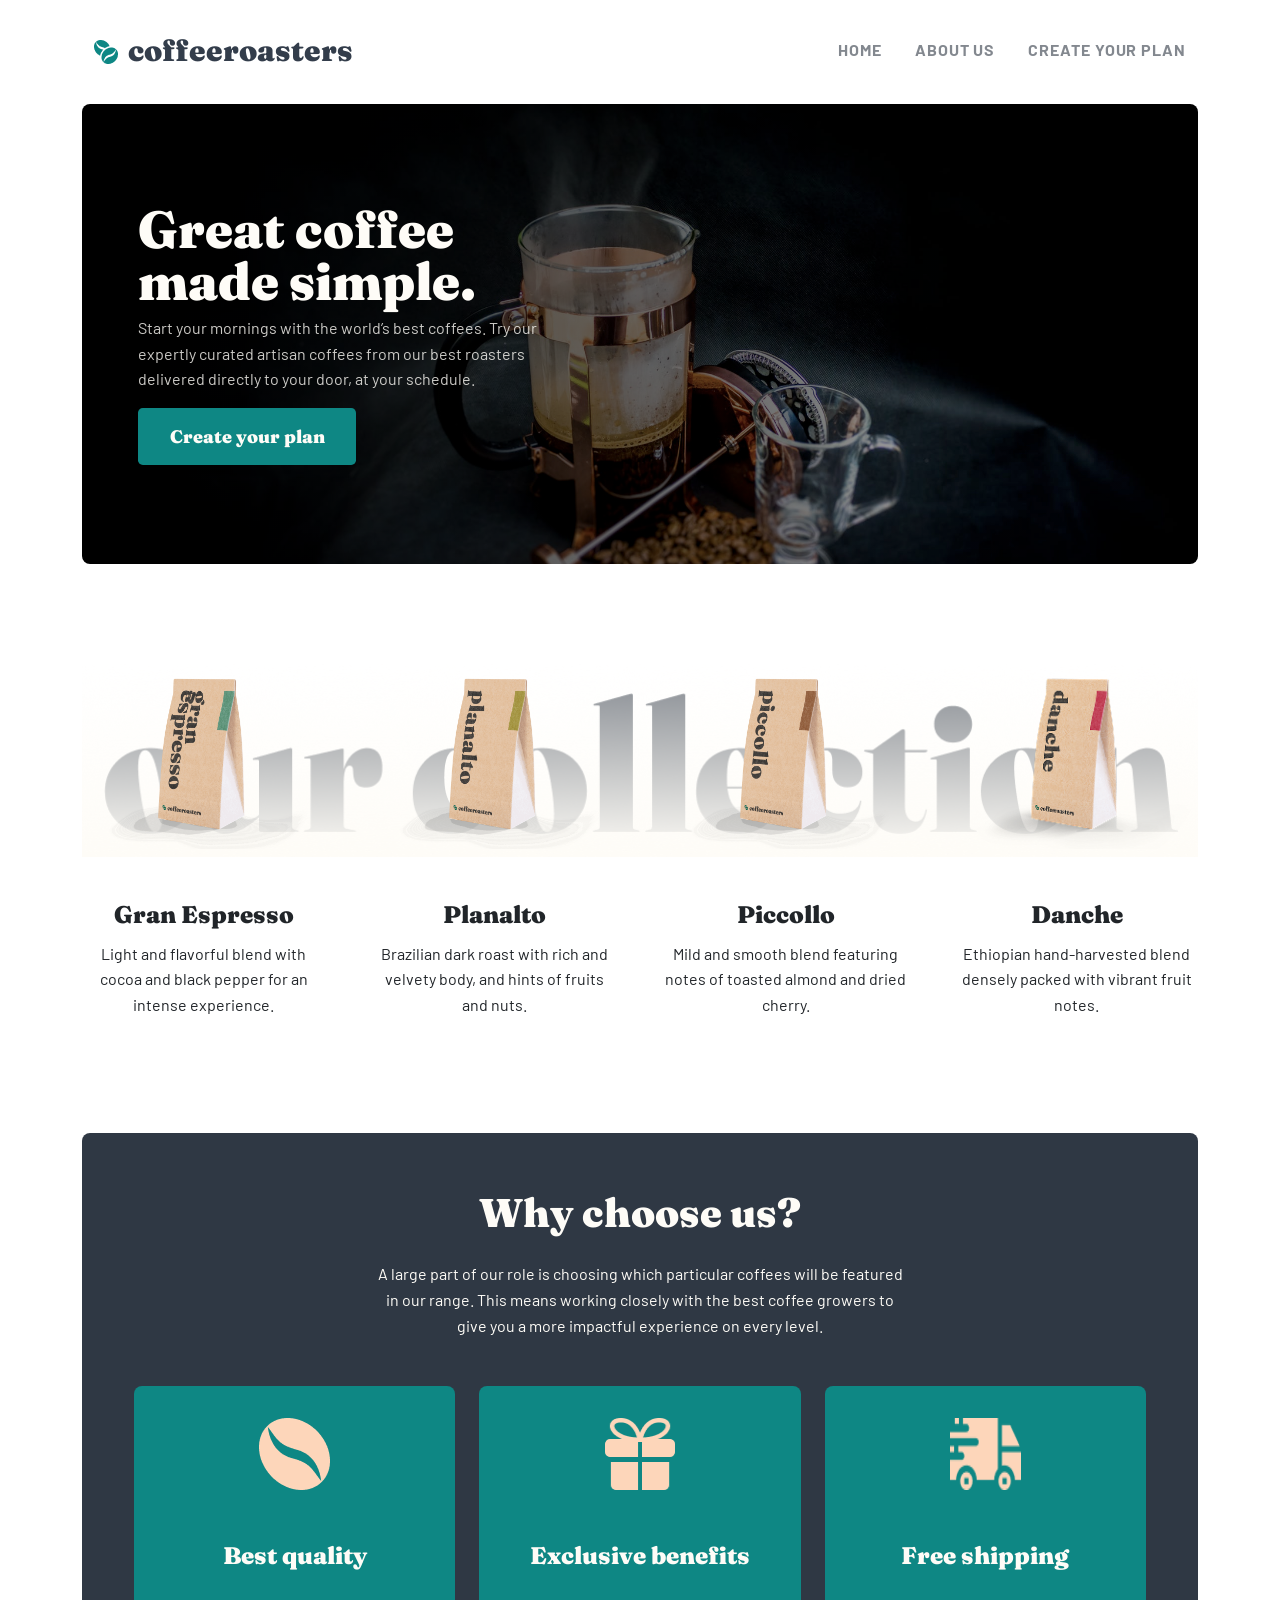
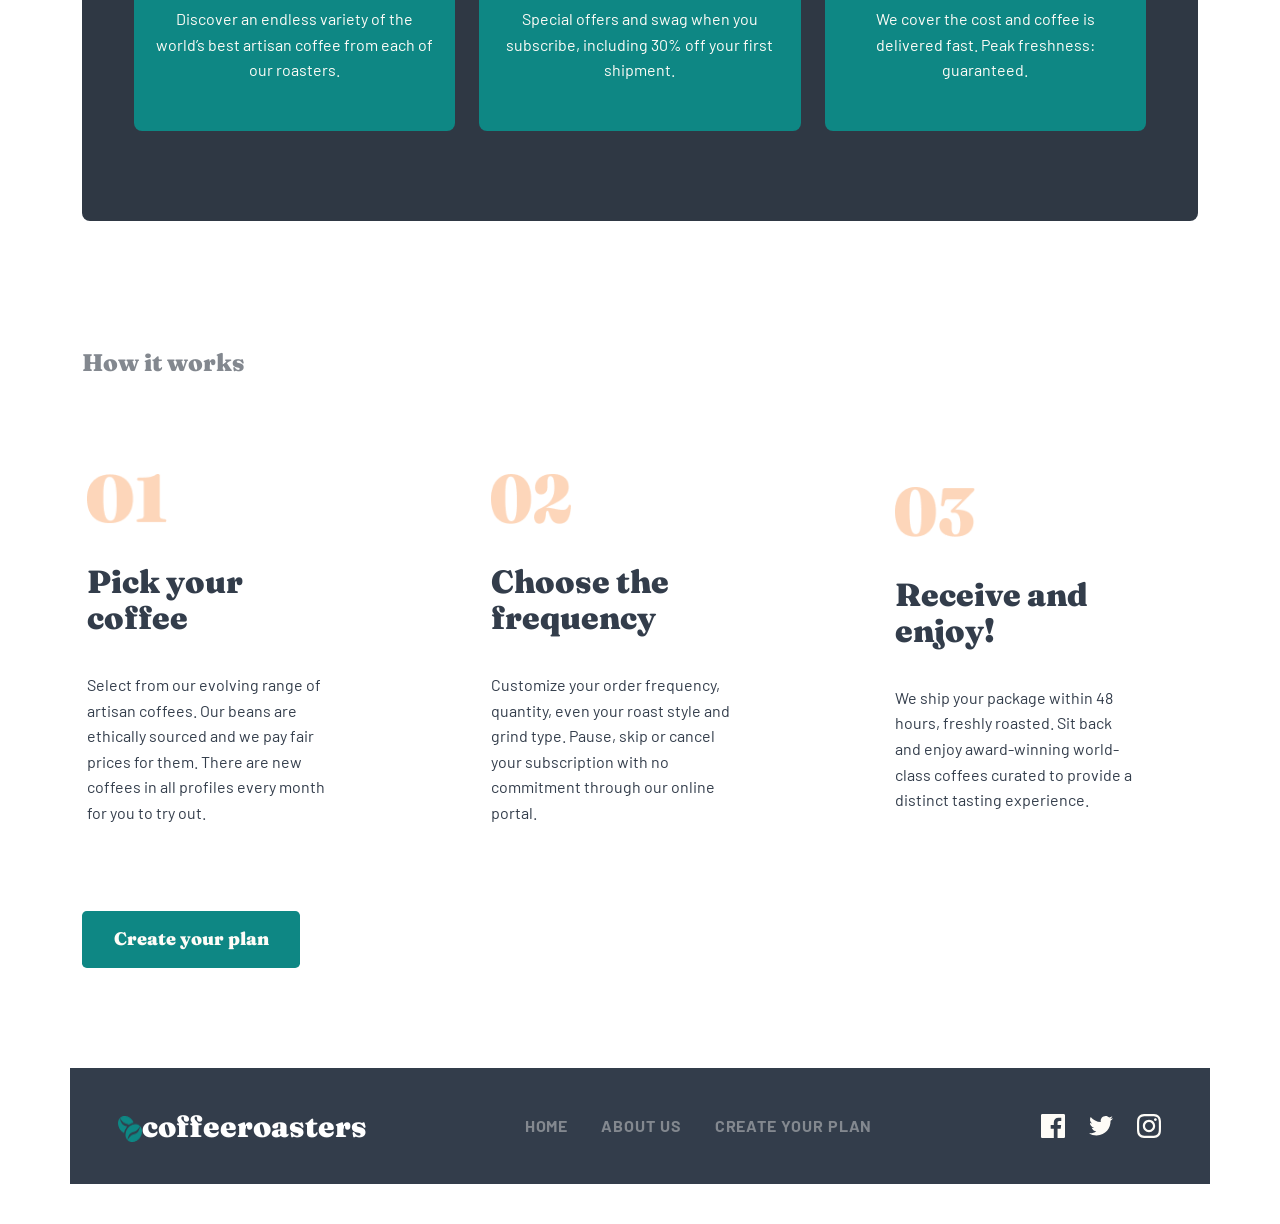
<file: index.html>
<!DOCTYPE html>
<html lang="en">

<head>
    <meta charset="UTF-8">
    <meta name="viewport" content="width=device-width, initial-scale=1.0">
    <title>Document</title>
    <link rel="stylesheet" href="./coffee.css">
    <link rel="stylesheet" href="./responsive.css">
   
    <link href="https://cdn.jsdelivr.net/npm/bootstrap@5.3.8/dist/css/bootstrap.min.css" rel="stylesheet"
        integrity="sha384-sRIl4kxILFvY47J16cr9ZwB07vP4J8+LH7qKQnuqkuIAvNWLzeN8tE5YBujZqJLB" crossorigin="anonymous">
    <script src="./responsive.js" defer></script>
</head>

<body>
    <header class="header col-12">
        <div class=" headertop container d-flex justify-content-between alin-items-center ">

            <div class="logo col-12 ">
                <div class="contant container d-flex justify-content-between alin-items-center ">
                    <div class="loging d-flex justify-content-center alin-items-center">

                        <img src="./Combined Shape.png" alt="">
                        <p>coffeeroasters</p>
                    </div>
                    <div>

                        <nav class="d-flex">
                            <a href="coffee.html">HOME</a>
                            <a href="aboutas.html">ABOUT US</a>
                            <a href="create.html">Create your plan</a>
                        </nav>
                    </div>
                </div>

            </div>
            <div class=" section1 col-12 ">
                <div class=" contant1 container d-flex justify-content-between alin-items-center p-4  ">
                    <div class="coffee d-flex  justify-content-center  ">
                        <h1>Great coffee
                            made simple.</h1>
                        <p>Start your mornings with the world’s best coffees. Try our expertly curated artisan coffees
                            from our
                            best roasters delivered directly to your door, at your schedule.</p>
                        <button><a href="create.html">Create your plan</a> </button>
                    </div>

                </div>
            </div>
        </div>
    </header>
    <section class="section2 col-12 ">
        <div class=" contant2 container d-flex align-items-end justify-content-center ">
            <div class=" Categories d-flex align-items-end justify-content-center ">
                <div class="Types d-flex align-items-center justify-content-center gap-5 ">
                    <div class="d-flex align-items-center gap-5">
                        <div class="gran">

                        </div>
                        <div class="GranEspresso">
                            <h2>Gran Espresso</h2>
                            <p>Light and flavorful blend with cocoa and black pepper for an intense experience.</p>
                        </div>
                    </div>
                    <div class="d-flex align-items-center ">
                        <div class="Plana">

                        </div>
                        <div class="Planalto">
                            <h2>Planalto</h2>
                            <p>Brazilian dark roast with rich and velvety body, and hints of fruits and nuts.</p>
                        </div>
                    </div>
                    <div class="d-flex align-items-center ">
                        <div class="Picco">

                        </div>
                        <div class="Piccollo">
                            <h2>Piccollo</h2>
                            <p>Mild and smooth blend featuring notes of toasted almond and dried cherry.</p>
                        </div>
                    </div>
                    <div class="d-flex align-items-center ">
                        <div class="Danc">

                        </div>
                        <div class="Danche">
                            <h2>Danche</h2>
                            <p>Ethiopian hand-harvested blend densely packed with vibrant fruit notes.</p>
                        </div>
                    </div>
                </div>
            </div>

        </div>
    </section>
    <section class="section3 col-12 ">
        <div class=" contant3 container  d-flex   ">
            <div class="choose justify-content-center d-flex align-items-center">
                <h1 class="mb-4">Why choose us?</h1>
                <p class="mb-5">A large part of our role is choosing which particular coffees will be featured
                    in our range. This means working closely with the best coffee growers to give
                    you a more impactful experience on every level.</p>
                <div class=" kinds col-12  row" style="height: 40vh;">
                    <div class="col-4">
                        <div class="kind  justify-content-center d-flex align-items-center " style="height: 354px">
                            <img src="./Shape.png" alt="">
                            <div class=" new d-flex justify-content-center align-items-center">

                                <h2>Best quality</h2>
                                <p>Discover an endless variety of the world’s best artisan coffee from each of our
                                    roasters.</p>
                            </div>
                        </div>
                    </div>
                    <div class="col-4">
                        <div class="kind  justify-content-center d-flex align-items-center" style="height: 354px">
                            <img src="./gift.png" alt="">
                            <div class=" new d-flex justify-content-center align-items-center">

                                <h2>Exclusive benefits</h2>
                                <p>Special offers and swag when you subscribe, including 30% off your first shipment.
                                </p>
                            </div>
                        </div>
                    </div>
                    <div class="col-4">
                        <div class="kind justify-content-center d-flex align-items-center" style="height: 354px">
                            <img src="./Combined Shape (1).png" alt="">
                            <div class=" new d-flex justify-content-center align-items-center">

                                <h2>Free shipping</h2>
                                <p>We cover the cost and coffee is delivered fast. Peak freshness: guaranteed.
                                </p>
                            </div>
                        </div>
                    </div>
                </div>
            </div>
        </div>

    </section>
    <section class="section4 col-12 justify-content-center d-flex align-items-center  ">
        <div class=" contant4 container d-flex  ">

            <div class="cont d-flex ">
                <h1>How it works</h1>
                <img src="./How It Works Steps.png" alt="">
                <div class="works  d-flex align-items-center  ">
                    <div class="work d-flex">
                        <img src="./01.png" alt="">
                        <h2>Pick your
                            coffee</h2>
                        <p>Select from our evolving range of artisan coffees. Our beans are ethically sourced and we pay
                            fair prices for them. There are new coffees in all profiles every month for you to try out.
                        </p>
                    </div>
                    <div class="work d-flex">
                        <img src="./02.png" alt="">
                        <h2>Choose the frequency</h2>
                        <p>Customize your order frequency, quantity, even your roast style and grind type. Pause, skip
                            or cancel your subscription with no commitment through our online portal.
                        </p>
                    </div>
                    <div class="work d-flex">
                        <img src="./03.png" alt="">
                        <h2>Receive and enjoy!</h2>
                        <p>We ship your package within 48 hours, freshly roasted. Sit back and enjoy award-winning
                            world-class coffees curated to provide a distinct tasting experience.
                        </p>
                    </div>

                </div>
            </div>
            <button><a href="create.html">Create your plan</a></button>

        </div>
    </section>
    <footer class="end  col-12">
        <div class="contant5 container d-flex  alin-items-center p-4">

            <div class="Commercial  d-flex p-4 ">
                <img src="./Combined Shape.png" alt="">
                <p>coffeeroasters</p>
            </div>
            <div class=" navs d-flex p-4">

                <nav class="d-flex">
                    <a>HOME</a>
                    <a>ABOUT US</a>
                    <a>Create your plan</a>
                </nav>
            </div>
            <div class="imoge justify-content-center d-flex align-items-center ">
                <img src="./Path.svg" alt="">
                <img src="./Path (1).svg" alt="">
                <img src="./Shape.svg" alt="">
            </div>
        </div>
    </footer>
</body>

</html>
</file>
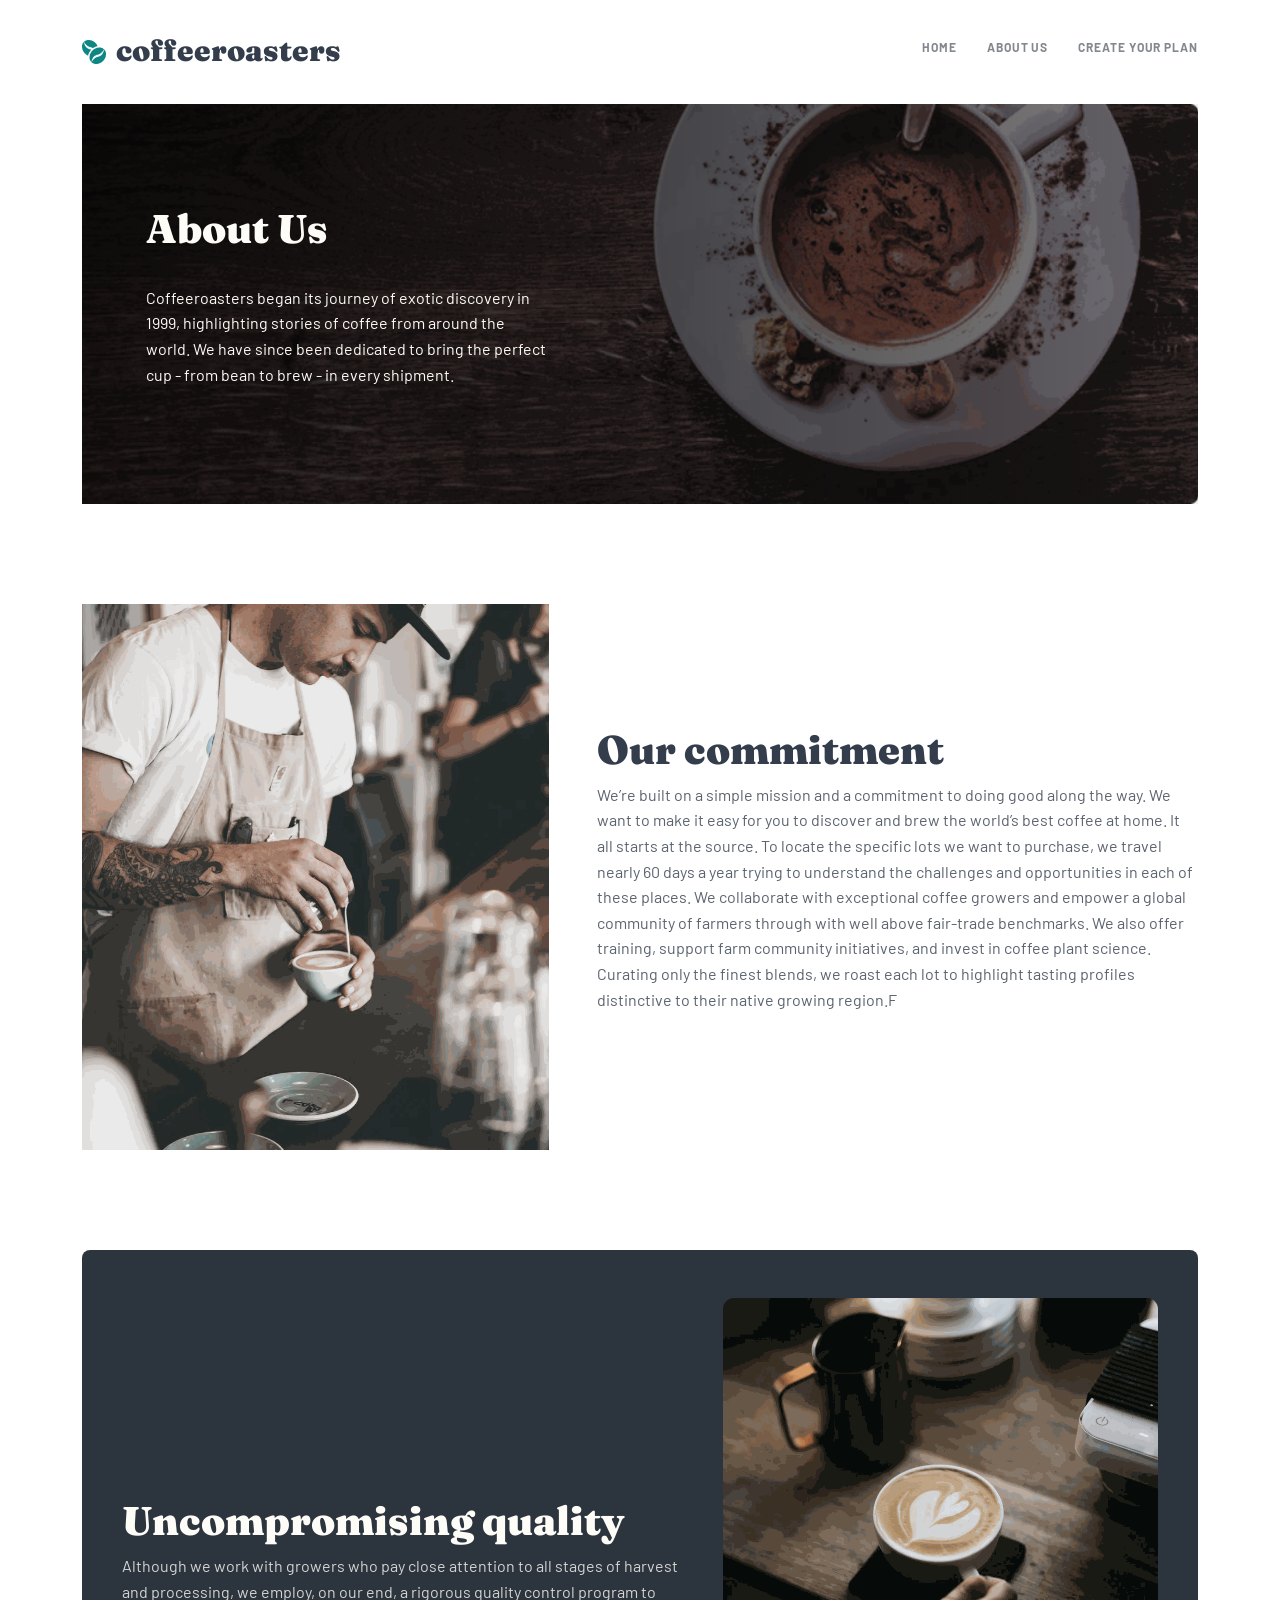
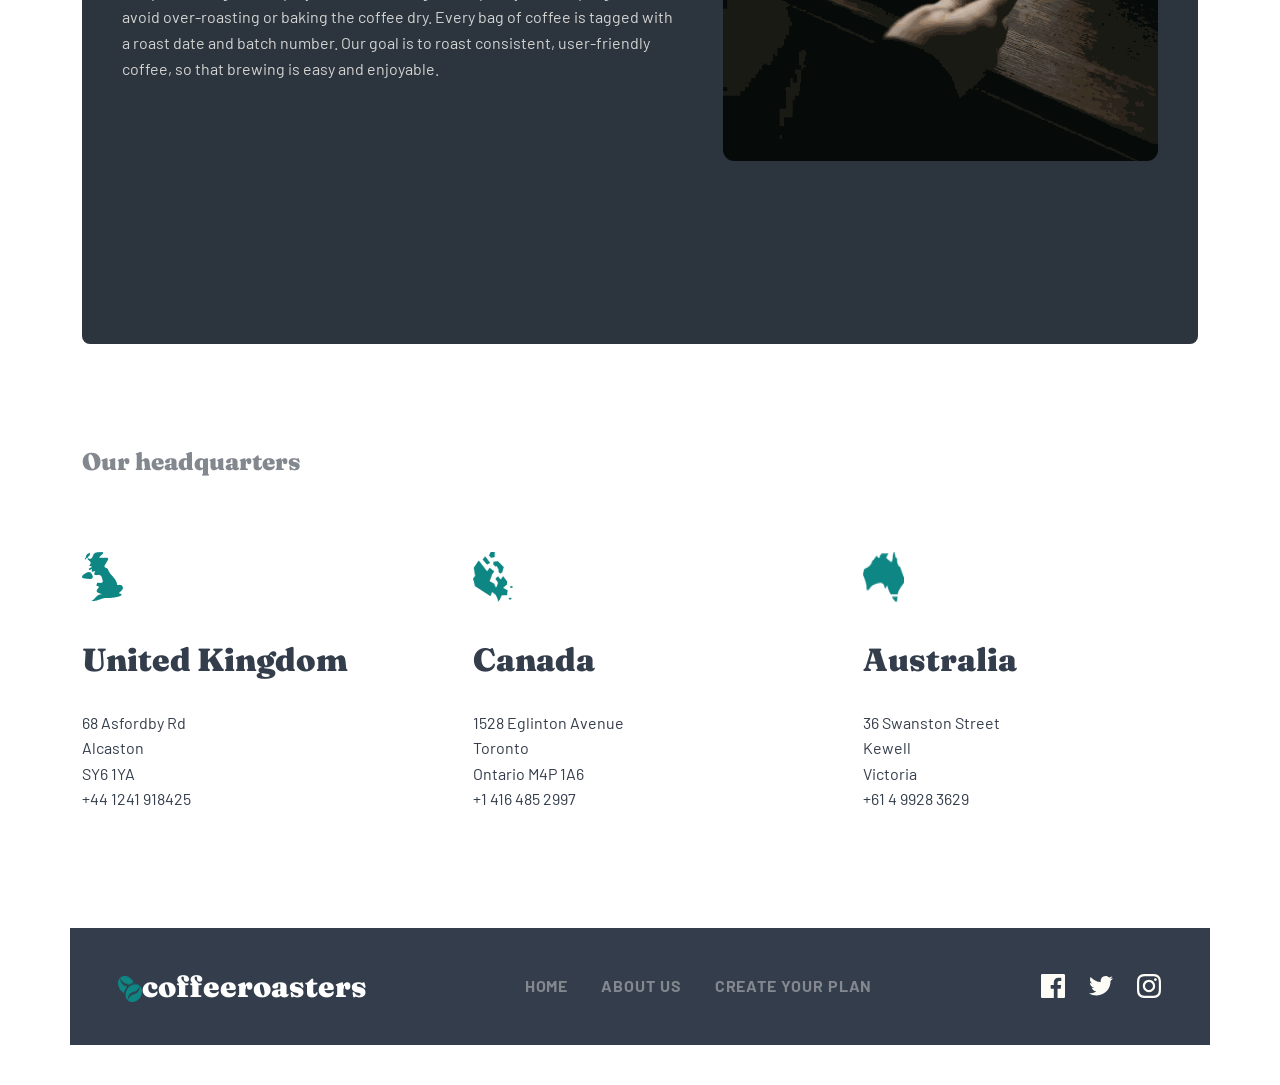
<file: aboutas.html>
<!DOCTYPE html>
<html lang="en">

<head>
    <meta charset="UTF-8">
    <meta name="viewport" content="width=device-width, initial-scale=1.0">
    <link rel="stylesheet" href="./aboutas.css">
    <link rel="stylesheet" href="./responsive.css">

    <link href="https://cdn.jsdelivr.net/npm/bootstrap@5.3.8/dist/css/bootstrap.min.css" rel="stylesheet"
        integrity="sha384-sRIl4kxILFvY47J16cr9ZwB07vP4J8+LH7qKQnuqkuIAvNWLzeN8tE5YBujZqJLB" crossorigin="anonymous">
    <title>Document</title>
    <script src="./responsive.js" defer></script>
</head>

<body>
    <header class="headers col-12 ">
        <div class="logo container d-flex flex-column">
            <div class="headertop d-flex  justify-content-between alin-items-center ">
                <div class="loging d-flex justify-content-center alin-items-center">

                    <img src="./Combined Shape.png" alt="">
                    <p>coffeeroasters</p>
                </div>
                <div class="navs d-flex ">

                    <nav class="d-flex">
                        <a href="coffee.html">HOME</a>
                        <a href="aboutas.html">ABOUT US</a>
                        <a href="create.html">Create your plan</a>
                    </nav>
                </div>
            </div>
            <div class="headerdoen d-flex  justify-content-center flex-column  p-4">
                <div class="About d-flex align-items-center justify-content-center flex-column ">
                    <h2>About Us</h2>
                    <p>Coffeeroasters began its journey of exotic discovery in 1999, highlighting stories of coffee from
                        around the world. We have since been dedicated to bring the perfect cup - from bean to brew - in
                        every shipment.</p>
                </div>
            </div>

        </div>
    </header>
    <section class="section1 col-12">
        <div class="container commitment d-flex justify-content-between align align-items-center">
            <div class="photo">
                <img src="./9ddbbbc349a3c1d21121572fee751fbf4f4a88b7.png" alt="">
            </div>
            <div class="text ">
                <h2>Our commitment</h2>
                <p>We’re built on a simple mission and a commitment to doing good along the way. We want to make it easy
                    for you to discover and brew the world’s best coffee at home. It all starts at the source. To locate
                    the specific lots we want to purchase, we travel nearly 60 days a year trying to understand the
                    challenges and opportunities in each of these places. We collaborate with exceptional coffee growers
                    and empower a global community of farmers through with well above fair-trade benchmarks. We also
                    offer training, support farm community initiatives, and invest in coffee plant science. Curating
                    only the finest blends, we roast each lot to highlight tasting profiles distinctive to their native
                    growing region.F</p>
            </div>
        </div>
    </section>
    <section class="section2 col-12">
        <div class="container Das d-flex flex-column  justify-content-end ">
            <div class="quality d-flex justify-content-between align align-items-center ">
                <div class="Uncompromising ">
                    <h2>Uncompromising quality</h2>
                    <p>Although we work with growers who pay close attention to all stages of harvest and processing, we
                        employ, on our end, a rigorous quality control program to avoid over-roasting or baking the
                        coffee dry. Every bag of coffee is tagged with a roast date and batch number. Our goal is to
                        roast consistent, user-friendly coffee, so that brewing is easy and enjoyable.</p>
                </div>
                <div class="phot ">
                    <img src="./6e496e50c576847bd33edb7d0900c1728e7fa911.png" alt="">
                </div>
            </div>
        </div>
    </section>
    <section class="section3 col-12 ">
        <div class="headquarters container d-flex flex-column justify-content-center align align-items-center">
            <h3>Our headquarters</h3>
            <div class="Country  d-flex justify-content-between align align-items-center ">

                <div class=" d-flex flex-column">

                    <img src="./UK Map.png" alt="">
                    <div  class=" d-flex flex-column">
                        <h2>United Kingdom</h2>
                        <p>68 Asfordby Rd<br>
                            Alcaston<br>
                            SY6 1YA<br>
                            +44 1241 918425</p>
                    </div>
                </div>


                <div class=" d-flex flex-column">

                    <img src="./Canada Map.png" alt="">
                    <div  class=" d-flex flex-column">
                        <h2>Canada</h2>
                        <p>1528 Eglinton Avenue<br>
                            Toronto<br>
                            Ontario M4P 1A6<br>
                            +1 416 485 2997</p>
                    </div>
                </div>


                <div class=" d-flex flex-column">

                    <img src="./Australia Map.png" alt="">
                    <div  class=" d-flex flex-column">
                        <h2>Australia</h2>
                        <p>36 Swanston Street<br>
                            Kewell<br>
                            Victoria<br>
                            +61 4 9928 3629</p>
                    </div>
                </div>

            </div>
        </div>
    </section>
    <footer class="end  col-12">
        <div class="contant5 container d-flex  alin-items-center p-4">

            <div class="Commercial  d-flex p-4 ">
                <img src="./Combined Shape.png" alt="">
                <p>coffeeroasters</p>
            </div>
            <div class=" navs d-flex p-4">

                <nav class="d-flex">
                    <a>HOME</a>
                    <a>ABOUT US</a>
                    <a>Create your plan</a>
                </nav>
            </div>
            <div class="imoge justify-content-center d-flex align-items-center ">
                <img src="./Path.svg" alt="">
                <img src="./Path (1).svg" alt="">
                <img src="./Shape.svg" alt="">
            </div>
        </div>
    </footer>
</body>

</html>
</file>
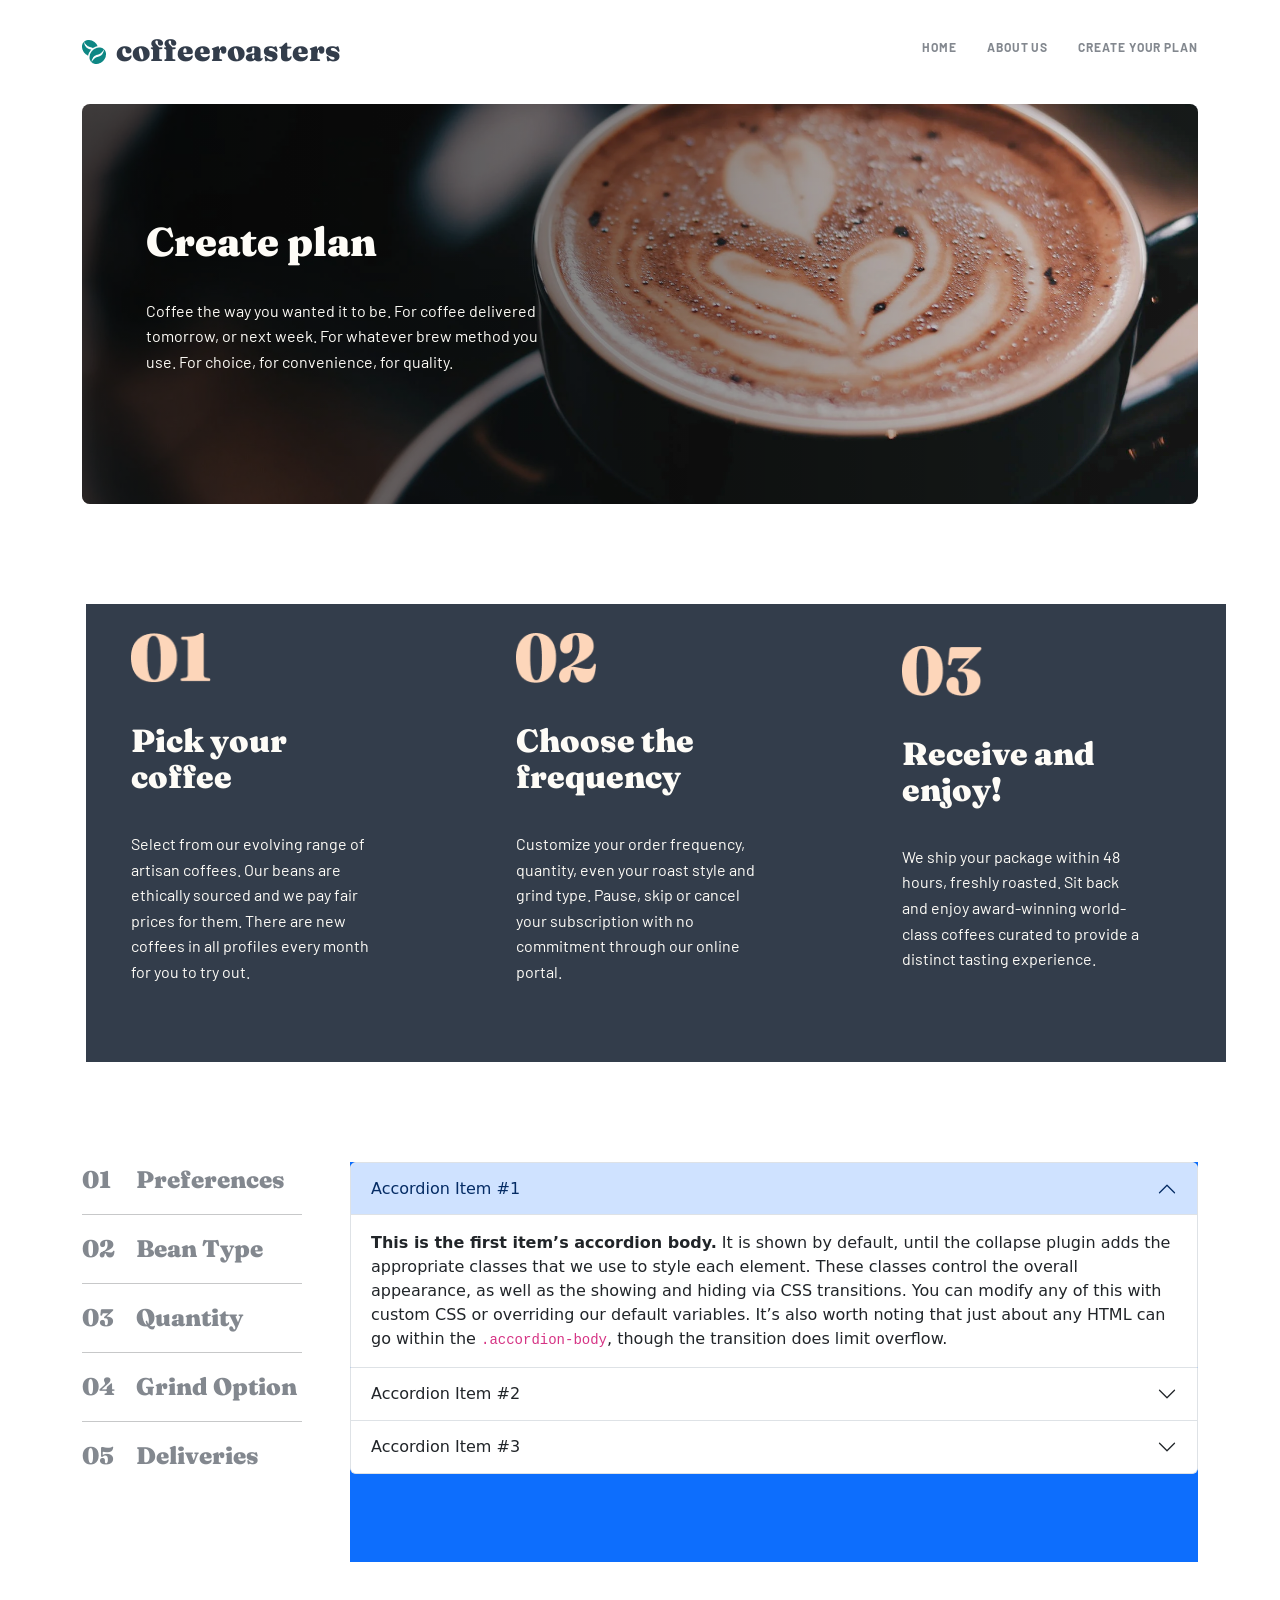
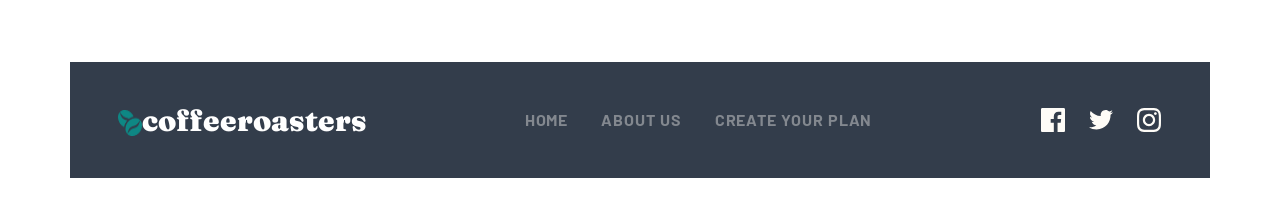
<file: create.html>
<!DOCTYPE html>
<html lang="en">

<head>
    <meta charset="UTF-8">
    <meta name="viewport" content="width=device-width, initial-scale=1.0">
    <link rel="stylesheet" href="./create.css">
    <link rel="stylesheet" href="./responsive.css">
    <link href="https://cdn.jsdelivr.net/npm/bootstrap@5.3.8/dist/css/bootstrap.min.css" rel="stylesheet"
        integrity="sha384-sRIl4kxILFvY47J16cr9ZwB07vP4J8+LH7qKQnuqkuIAvNWLzeN8tE5YBujZqJLB" crossorigin="anonymous">
    <title>Document</title>
    <script src="./responsive.js" defer></script>
</head>
<header class="headers col-12 ">
    <div class="logo container d-flex flex-column">
        <div class="headertop d-flex  justify-content-between alin-items-center ">
            <div class="loging d-flex justify-content-center alin-items-center">

                <img src="./Combined Shape.png" alt="">
                <p>coffeeroasters</p>
            </div>
            <div class="navs d-flex ">

                <nav class="d-flex">
                    <a href="coffee.html">HOME</a>
                    <a href="aboutas.html">ABOUT US</a>
                    <a href="create.html">Create your plan</a>
                </nav>
            </div>
        </div>
        <div class="headerdoen d-flex  justify-content-center flex-column  p-4">
            <div class="About d-flex align-items-center justify-content-center flex-column ">
                <h2>Create plan</h2>
                <p>Coffee the way you wanted it to be. For coffee delivered tomorrow, or next week. For whatever brew
                    method you use. For choice, for convenience, for quality.</p>
            </div>
        </div>

    </div>
</header>
<section class="section1 col-12  ">
    <div class="cont container  d-flex flex-column justify-content-center">
        <img src="./Step Indicators.png" alt="">
        <div class="works  d-flex align-items-center  ">
            <div class="work d-flex">
                <img src="./01.png" alt="">
                <h2>Pick your
                    coffee</h2>
                <p>Select from our evolving range of artisan coffees. Our beans are ethically sourced and we pay
                    fair prices for them. There are new coffees in all profiles every month for you to try out.
                </p>
            </div>
            <div class="work d-flex">
                <img src="./02.png" alt="">
                <h2>Choose the frequency</h2>
                <p>Customize your order frequency, quantity, even your roast style and grind type. Pause, skip
                    or cancel your subscription with no commitment through our online portal.
                </p>
            </div>
            <div class="work d-flex">
                <img src="./03.png" alt="">
                <h2>Receive and enjoy!</h2>
                <p>We ship your package within 48 hours, freshly roasted. Sit back and enjoy award-winning
                    world-class coffees curated to provide a distinct tasting experience.
                </p>
            </div>

        </div>
    </div>

</section>
<section class="section2 col-12 ">
    <div class="type container d-flex justify-content-between   flex-row">
        <div class="Elements">
            <div class="d-flex  ">
                <h3>01</h3>
                <p>Preferences</p>
            </div>
            <hr>
            <div class="d-flex  ">
                <h3>02</h3>
                <p>Bean Type</p>
            </div>
            <hr>
            <div class="d-flex  ">
                <h3>03</h3>
                <p>Quantity</p>
            </div>
            <hr>
            <div class="d-flex  ">
                <h3>04</h3>
                <p>Grind Option</p>
            </div>
            <hr>
            <div class="d-flex  ">
                <h3>05</h3>
                <p>Deliveries</p>
            </div>
        </div>
        <div class="Options bg-primary">
            <div class="accordion" id="accordionExample">
                <div class="accordion-item">
                    <h2 class="accordion-header">
                        <button class="accordion-button" type="button" data-bs-toggle="collapse"
                            data-bs-target="#collapseOne" aria-expanded="true" aria-controls="collapseOne">
                            Accordion Item #1
                        </button>
                    </h2>
                    <div id="collapseOne" class="accordion-collapse collapse show" data-bs-parent="#accordionExample">
                        <div class="accordion-body">
                            <strong>This is the first item’s accordion body.</strong> It is shown by default, until the
                            collapse plugin adds the appropriate classes that we use to style each element. These
                            classes control the overall appearance, as well as the showing and hiding via CSS
                            transitions. You can modify any of this with custom CSS or overriding our default variables.
                            It’s also worth noting that just about any HTML can go within the
                            <code>.accordion-body</code>, though the transition does limit overflow.
                        </div>
                    </div>
                </div>
                <div class="accordion-item">
                    <h2 class="accordion-header">
                        <button class="accordion-button collapsed" type="button" data-bs-toggle="collapse"
                            data-bs-target="#collapseTwo" aria-expanded="false" aria-controls="collapseTwo">
                            Accordion Item #2
                        </button>
                    </h2>
                    <div id="collapseTwo" class="accordion-collapse collapse" data-bs-parent="#accordionExample">
                        <div class="accordion-body">
                            <strong>This is the second item’s accordion body.</strong> It is hidden by default, until
                            the collapse plugin adds the appropriate classes that we use to style each element. These
                            classes control the overall appearance, as well as the showing and hiding via CSS
                            transitions. You can modify any of this with custom CSS or overriding our default variables.
                            It’s also worth noting that just about any HTML can go within the
                            <code>.accordion-body</code>, though the transition does limit overflow.
                        </div>
                    </div>
                </div>
                <div class="accordion-item">
                    <h2 class="accordion-header">
                        <button class="accordion-button collapsed" type="button" data-bs-toggle="collapse"
                            data-bs-target="#collapseThree" aria-expanded="false" aria-controls="collapseThree">
                            Accordion Item #3
                        </button>
                    </h2>
                    <div id="collapseThree" class="accordion-collapse collapse" data-bs-parent="#accordionExample">
                        <div class="accordion-body">
                            <strong>This is the third item’s accordion body.</strong> It is hidden by default, until the
                            collapse plugin adds the appropriate classes that we use to style each element. These
                            classes control the overall appearance, as well as the showing and hiding via CSS
                            transitions. You can modify any of this with custom CSS or overriding our default variables.
                            It’s also worth noting that just about any HTML can go within the
                            <code>.accordion-body</code>, though the transition does limit overflow.
                        </div>
                    </div>
                </div>
            </div>

        </div>

    </div>
</section>
<footer class="end  col-12">
    <div class="contant5 container d-flex  alin-items-center p-4">

        <div class="Commercial  d-flex p-4 ">
            <img src="./Combined Shape.png" alt="">
            <p>coffeeroasters</p>
        </div>
        <div class=" navs d-flex p-4">

            <nav class="d-flex">
                <a>HOME</a>
                <a>ABOUT US</a>
                <a>Create your plan</a>
            </nav>
        </div>
        <div class="imoge justify-content-center d-flex align-items-center ">
            <img src="./Path.svg" alt="">
            <img src="./Path (1).svg" alt="">
            <img src="./Shape.svg" alt="">
        </div>
    </div>
</footer>
<script src="https://cdn.jsdelivr.net/npm/bootstrap@5.3.8/dist/js/bootstrap.bundle.min.js"
    integrity="sha384-FKyoEForCGlyvwx9Hj09JcYn3nv7wiPVlz7YYwJrWVcXK/BmnVDxM+D2scQbITxI"
    crossorigin="anonymous"></script>

<body>

</body>

</html>
</file>
<file: coffee.css>
@import url('https://fonts.googleapis.com/css2?family=Barlow:ital,wght@0,100;0,200;0,300;0,400;0,500;0,600;0,700;0,800;0,900;1,100;1,200;1,300;1,400;1,500;1,600;1,700;1,800;1,900&display=swap');
@import url('https://fonts.googleapis.com/css2?family=Fraunces:ital,opsz,wght@0,9..144,100..900;1,9..144,100..900&display=swap');

* {
    margin: 0;
    padding: 0;
    box-sizing: border-box;
}

body {
    padding: 40px 80px 40px 80px;
    display: flex;
    flex-direction: column;
    gap: 140px;
    background-color: #FEFCF7;
}

.header {
    .headertop {
        width: 1270px;
        height: 648px;
        flex-direction: column;
        opacity: 1;
        gap: 40px;

        .logo {
            .contant {
                width: 1270px;

                justify-content: space-between;

                opacity: 1;


                nav {

                    gap: 33px;

                    a {
                        text-decoration: none;

                        width: 34;
                        height: 16;

                        opacity: 1;
                        font-family: Barlow;
                        font-weight: 700;
                        font-style: Bold;

                        line-height: 130%;
                        letter-spacing: 0.92px;
                        text-transform: uppercase;
                        color: #83888F;
                    }
                }

                .loging {
                    width: 236.99969482421875px;
                    height: 24px;

                    opacity: 1;


                    gap: 10px;

                    img {
                        width: 23.99970054626465px;
                        height: 23.99972152709961px;
                        opacity: 1;

                        top: 7.5px;
                        left: 7.5px;

                    }

                    p {

                        width: 203px;
                        height: 24px;
                        color: #333D4B;
                        opacity: 1;
                        font-family: Fraunces;
                        font-weight: 900;
                        font-style: Black;
                        font-size: 30px;

                        line-height: 76%;
                        letter-spacing: 0px;

                    }

                }
            }

            .start {
                width: 1270px;
                height: 584px;

                opacity: 1;

                background-image: url(./860c8df123844131ed36b3306e3664755d89e7b2.png);
            }
        }

        .section1 {
            width: 1270px;
            height: 584px;

            opacity: 1;

            .contant1 {
                border-radius: 0.5rem;


                width: 1270px;
                height: 584px;
                background-image: url(./860c8df123844131ed36b3306e3664755d89e7b2.png);
                background-size: 2000px;
                background-position-y: -560px;
                background-position-x: -40px;
                background-repeat: no-repeat;
                width: 1947;

                .coffee {
                    display: flex;
                    flex-direction: column;
                    width: 493px;
                    padding-bottom: 112px;
                    padding-top: 112px;
                    padding-left: 80px;




                    h1 {
                        width: 493px;
                        height: 145px;
                        color: #FEFCF7;
                        opacity: 1;
                        font-family: Fraunces;
                        font-weight: 900;
                        font-style: Black;
                        font-size: 72px;

                        line-height: 100%;
                        letter-spacing: 0px;


                    }

                    p {

                        width: 493px;
                        height: 78px;

                        opacity: 0.8;
                        font-family: Barlow;
                        font-weight: 400;
                        font-style: Regular;
                        font-size: 16px;
                        color: #FEFCF7;
                        line-height: 160%;
                        letter-spacing: 0px;

                    }

                    button {


                        width: 218px;
                        height: 57px;
                        border: 0px;
                        opacity: 1;
                        gap: 12;
                        border-radius: corner-radius/6;
                        padding-top: spacing/200;
                        padding-right: spacing/400;
                        padding-bottom: spacing/200;
                        padding-left: spacing/400;
                        background-color: #0E8784;
                        border-radius: 0.3rem;
                        font-family: Fraunces;
                        font-weight: 900;
                        font-style: Black;
                        font-size: 18px;
                        color: #FEFCF7;
                        line-height: 140%;
                        letter-spacing: 0px;
                        text-align: center;

                        a {
                            width: 154;
                            height: 25;
                            color: #FEFCF7;
                            opacity: 1;
                            font-family: Fraunces;
                            font-weight: 900;
                            font-style: Black;
                            font-size: 18px;
                            text-decoration: none;
                            line-height: 140%;
                            letter-spacing: 0px;
                            text-align: center;

                        }

                    }

                }


            }


        }
    }

}

.section2 {
    width: 100%;

    .contant2 {
        width: 1270px;
        height: 584px;



        .Categories {
            width: 1110px;
            height: 507px;
            padding-top: spacing/1600;
            background-image: url(./Collection\ Header.png);
            background-repeat: no-repeat;

            background-position: top;

            opacity: 1;

            .Types {
                width: 1110px;
                height: 379px;
                gap: 32;

                opacity: 1;

                div {
                    width: 253.5px;
                    height: 379px;
                    gap: 48px;

                    opacity: 1;
                    flex-direction: column;

                    .gran {
                        width: 253.5px;
                        height: 193px;

                        opacity: 1;

                        background-image: url(./367a815cc8368061f71a199333ab2584c43c7e59.png);
                        background-size: cover;
                        background-position: center;
                    }

                    .GranEspresso {
                        width: 253.5px;
                        height: 138px;

                        opacity: 1;
                        gap: 24;



                        h2 {
                            font-family: Fraunces;
                            font-weight: 900;
                            font-style: Black;
                            font-size: 24px;

                            line-height: 150%;
                            letter-spacing: 0px;
                            text-align: center;

                        }

                        p {
                            font-family: Barlow;
                            font-weight: 400;
                            font-style: Regular;
                            font-size: 16px;

                            line-height: 160%;
                            letter-spacing: 0px;
                            text-align: center;

                        }
                    }

                    .Plana {
                        width: 253.5px;
                        height: 193px;

                        opacity: 1;

                        background-image: url(./222b54f910e5cf57c8482c160e75baee9d9f0afb.png);
                        background-size: cover;
                        background-position: center;
                    }

                    .Planalto {
                        width: 253.5px;
                        height: 138px;

                        opacity: 1;
                        gap: 24;

                        h2 {
                            font-family: Fraunces;
                            font-weight: 900;
                            font-style: Black;
                            font-size: 24px;

                            line-height: 150%;
                            letter-spacing: 0px;
                            text-align: center;

                        }

                        p {
                            font-family: Barlow;
                            font-weight: 400;
                            font-style: Regular;
                            font-size: 16px;

                            line-height: 160%;
                            letter-spacing: 0px;
                            text-align: center;

                        }

                    }

                    .Picco {
                        width: 253.5px;
                        height: 193px;

                        opacity: 1;


                        background-image: url(./3f4ee4f2834e1b5fe0c78076d8d1c793c67cfe84.png);
                        background-size: cover;
                        background-position: center;
                    }

                    .Piccollo {
                        width: 253.5px;
                        height: 138px;

                        opacity: 1;
                        gap: 24;

                        h2 {
                            font-family: Fraunces;
                            font-weight: 900;
                            font-style: Black;
                            font-size: 24px;

                            line-height: 150%;
                            letter-spacing: 0px;
                            text-align: center;

                        }

                        p {
                            font-family: Barlow;
                            font-weight: 400;
                            font-style: Regular;
                            font-size: 16px;

                            line-height: 160%;
                            letter-spacing: 0px;
                            text-align: center;

                        }

                    }

                    .Danc {
                        width: 253.5px;
                        height: 193px;

                        opacity: 1;


                        background-image: url(./Collection\ Image.png);
                        background-size: cover;
                        background-position: center;
                    }

                    .Danche {
                        width: 253.5px;
                        height: 138px;

                        opacity: 1;
                        gap: 24;

                        h2 {
                            font-family: Fraunces;
                            font-weight: 900;
                            font-style: Black;
                            font-size: 24px;

                            line-height: 150%;
                            letter-spacing: 0px;
                            text-align: center;

                        }

                        p {
                            font-family: Barlow;
                            font-weight: 400;
                            font-style: Regular;
                            font-size: 16px;

                            line-height: 160%;
                            letter-spacing: 0px;
                            text-align: center;

                        }

                    }
                }

            }
        }

    }
}

.section3 {
    width: 100%;


    .contant3 {
        border-radius: 0.5rem;
        width: 1280px;
        height: 674px;
        padding-top: spacing/1200;
        gap: 64;

        opacity: 1;

        .choose {
            width: 1280px;
            height: 577px;

            opacity: 1;
            flex-direction: column;
            border-radius: 0.5rem;
            padding: 0 75px;
            padding-top: 95px;
            background-color: #2f3844;

            h1 {
                font-family: Fraunces;
                font-weight: 900;
                font-style: Black;
                font-size: 40px;
                color: #FEFCF7;
                line-height: 120%;
                letter-spacing: 0px;
                text-align: center;

            }

            p {
                font-family: Barlow;
                font-weight: 400;
                font-style: Regular;
                font-size: 16px;
                max-width: 540px;
                line-height: 160%;
                letter-spacing: 0px;
                text-align: center;
                color: #FEFCF7;
            }

            .kinds {
                width: 1110px;
                height: 354px;
                gap: 32;

                opacity: 1;

            }

            .kind {
                background-color: #0E8784;
                flex-direction: column;
                gap: 48px;
                border-radius: 0.5rem;

                img {
                    width: 70.99980926513672px;
                    height: 71.9998779296875px;

                    opacity: 1;
                    gap: 10px;

                }

                .new {
                    flex-direction: column;
                    width: 284.6666564941406px;
                    height: 138px;
                    gap: 24px;
                    opacity: 1;
                    gap: 24;


                    h2 {
                        font-family: Fraunces;
                        font-weight: 900;
                        font-style: Black;
                        font-size: 24px;
                        color: #FEFCF7;
                        line-height: 150%;
                        letter-spacing: 0px;
                        text-align: center;

                    }

                    p {
                        font-family: Barlow;
                        font-weight: 400;
                        font-style: Regular;
                        font-size: 16px;
                        color: #FEFCF7;
                        line-height: 160%;
                        letter-spacing: 0px;
                        text-align: center;

                    }
                }

            }
        }



    }
}

.section4 {
    width: 100%;


    .contant4 {
        width: 1110px;
        height: 703px;

        opacity: 1;
        flex-direction: column;
        gap: 64px;

        .cont {
            width: 1047px;
            height: 582px;

            opacity: 1;
            flex-direction: column;
            gap: 80px;

            h1 {
                font-family: Fraunces;
                font-weight: 900;
                font-style: Black;
                font-size: 24px;
                color: #83888F;
                line-height: 150%;
                letter-spacing: 0px;

            }

            img {
                width: 793px;
                height: 31px;

                opacity: 1;


            }

            .works {
                width: 1047px;
                height: 355px;

                opacity: 1;
                gap: 96;
                justify-content: space-between;

                .work {
                    width: 285px;
                    height: 355px;

                    opacity: 1;
                    gap: 40px;
                    padding: 5px;
                    flex-direction: column;

                    img {
                        width: 80px;
                        height: 50px;

                        opacity: 1;
                        font-family: Fraunces;
                        font-weight: 900;
                        font-style: Black;
                        font-size: 72px;

                        line-height: 100%;
                        letter-spacing: 0px;

                    }

                    h2 {
                        width: 240px;
                        height: 60px;

                        opacity: 1;
                        font-family: Fraunces;
                        font-weight: 900;
                        font-style: Black;
                        font-size: 32px;
                        color: #333D4B;
                        line-height: 113.99999999999999%;
                        letter-spacing: 0px;

                    }

                    p {
                        width: 240px;
                        font-family: Barlow;
                        font-weight: 400;
                        font-style: Regular;
                        font-size: 16px;
                        color: #333D4B;
                        line-height: 160%;
                        letter-spacing: 0px;

                    }
                }
            }

        }

        button {
            width: 218px;
            height: 57px;
            border: 0px;
            opacity: 1;

            border-radius: corner-radius/6;
            padding-top: spacing/200;
            padding-right: spacing/400;
            padding-bottom: spacing/200;
            padding-left: spacing/400;
            background-color: #0E8784;
            border-radius: 0.3rem;
            font-family: Fraunces;
            font-weight: 900;
            font-style: Black;
            font-size: 18px;
            color: #FEFCF7;
            line-height: 140%;
            letter-spacing: 0px;
            text-align: center;

            a {
                width: 154;
                height: 25;
                color: #FEFCF7;
                opacity: 1;
                font-family: Fraunces;
                font-weight: 900;
                font-style: Black;
                font-size: 18px;
                text-decoration: none;
                line-height: 140%;
                letter-spacing: 0px;
                text-align: center;

            }

        }
    }
}

.end {
    .contant5 {
        width: 1280px;
        height: 119.99993896484375px;
        justify-content: space-between;
        background-color: #333D4B;
        opacity: 1;
        padding-top: spacing/600;
        padding-right: spacing/1000;
        padding-bottom: spacing/600;
        padding-left: spacing/1000;

        justify-content: space-between;

        .Commercial {
            width: 236.99969482421875px;
            height: 24px;
            padding: 80px 0 0 0;
            opacity: 1;
            gap: 10;

            img {
                width: 23.99970054626465px;
                height: 25.99972152709961px;

                opacity: 1;
            }

            p {
                width: 203px;
                height: 24px;

                opacity: 1;

                color: #FFFFFF;
                opacity: 1;
                font-family: Fraunces;
                font-weight: 900;
                font-style: Black;
                font-size: 30px;

                line-height: 76%;
                letter-spacing: 0px;
            }
        }

        .navs {

            nav {

                gap: 33px;
                width: 34;
                height: 16;

                opacity: 1;
                font-family: Barlow;
                font-weight: 700;
                font-style: Bold;

                line-height: 130%;
                letter-spacing: 0.92px;
                text-transform: uppercase;
                color: #83888F;
            }

        }

        .imoge {
            padding-top: 34px;
            padding-right: 50px;
            width: 120px;
            height: 24px;

            opacity: 1;
            gap: 24px;

        }

    }
}
</file>
<file: responsive.css>
/*
 * responsive.css
 * ============================================================================
 * A single add-on stylesheet that makes coffee.html / aboutas.html /
 * create.html responsive WITHOUT changing anything in coffee.css, aboutas.css,
 * create.css, or the three .html files themselves.
 *
 * How it's linked: one extra <link> tag added to each page's <head>,
 * loaded AFTER the page's own stylesheet (and after Bootstrap), so these
 * rules simply add breakpoint-based overrides on top of the existing design.
 * Above 1440px every page renders exactly as originally authored.
 *
 * Why so many !important flags: several Bootstrap 5 utility classes used in
 * the markup (d-flex, flex-row/column, justify-content-*, align-items-*,
 * gap-5, p-4 ...) are themselves declared with !important, and a couple of
 * elements (.kinds / .kind on coffee.html) carry fixed-height inline
 * style="" attributes. Only !important can reliably win against those from
 * a separate stylesheet, so it is used consistently below rather than
 * relying on selector-specificity tricks.
 *
 * Breakpoints:
 *   <= 1439.98px  "laptop"  – original desktop design needs >=1440px of
 *                             width (1280px content + 80px+80px body
 *                             padding); below that it already overflows,
 *                             so this tier makes every fixed-px container
 *                             fluid while keeping the same multi-column
 *                             layout.
 *   <= 991.98px   "tablet"  – collection grid 4 -> 2 columns, headquarters
 *                             3 -> wrap, a little more breathing room.
 *   <= 767.98px   "mobile"  – everything stacks to one column, hamburger
 *                             nav replaces the inline nav links, footer
 *                             centers itself.
 * ============================================================================
 */

/* =============================================================================
   0. Hamburger button + collapsible nav
      (button itself is injected by responsive.js; nav/wrap classes too)
   ============================================================================= */
.rsp-menu-toggle {
    display: none;
    align-items: center;
    justify-content: center;
    flex-direction: column;
    gap: 5px;
    width: 44px;
    height: 44px;
    padding: 0;
    border: 0;
    background: none;
    cursor: pointer;
}

.rsp-menu-toggle span {
    display: block;
    width: 22px;
    height: 2px;
    border-radius: 2px;
    background: #333D4B;
    transition: transform .2s ease, opacity .2s ease;
}

.rsp-menu-toggle.rsp-open span:nth-child(1) { transform: translateY(7px) rotate(45deg); }
.rsp-menu-toggle.rsp-open span:nth-child(2) { opacity: 0; }
.rsp-menu-toggle.rsp-open span:nth-child(3) { transform: translateY(-7px) rotate(-45deg); }

/* =============================================================================
   1. <= 1439.98px  — fluid laptop tier (fixes the horizontal-scroll bug that
      exists on almost any screen under ~1440px in the original CSS)
   ============================================================================= */
@media (max-width: 1439.98px) {

    body {
        padding: 40px 40px !important;
        gap: 100px !important;
    }

    /* ---------- footer (identical markup on all 3 pages) ---------- */
    .end .contant5 {
        width: 100% !important;
        height: auto !important;
        flex-wrap: wrap !important;
        row-gap: 16px !important;
    }

    /* ---------- coffee.html header ---------- */
    .header .headertop,
    .header .headertop .logo .contant,
    .header .headertop .section1,
    .header .headertop .section1 .contant1 {
        width: 100% !important;
        height: auto !important;
    }

    .header .headertop .section1 .contant1 {
        min-height: 460px !important;
        background-image:
            linear-gradient(90deg, rgba(0, 0, 0, 0.8) 0%, rgba(0, 0, 0, 0.55) 62%, rgba(0, 0, 0, 0.05) 100%),
            url(./860c8df123844131ed36b3306e3664755d89e7b2.png) !important;
        background-size: cover !important;
        background-position: 65% center !important;
        background-repeat: no-repeat !important;
    }

    .header .headertop .section1 .contant1 .coffee {
        width: 100% !important;
        max-width: 480px !important;
        padding: 64px 32px !important;
    }

    .header .headertop .section1 .contant1 .coffee h1 {
        width: 100% !important;
        height: auto !important;
        font-size: 52px !important;
    }

    .header .headertop .section1 .contant1 .coffee p {
        width: 100% !important;
        height: auto !important;
    }

    /* ---------- coffee.html: our collection ---------- */
    .section2 .contant2,
    .section2 .Categories,
    .section2 .Types {
        width: 100% !important;
        height: auto !important;
    }

    .section2 .Categories {
        background-size: 100% auto !important;
    }

    .section2 .Types > div {
        width: calc(25% - 36px) !important;
        height: auto !important;
    }

    .section2 .Types > div > div:first-child {
        width: 100% !important;
        height: 0 !important;
        padding-bottom: 76% !important;
    }

    .section2 .Types > div > div:nth-child(2) {
        width: 100% !important;
        height: auto !important;
    }

    /* ---------- coffee.html: why choose us ---------- */
    .section3 .contant3,
    .section3 .choose {
        width: 100% !important;
        height: auto !important;
    }

    .section3 .choose {
        padding: 56px 40px 90px !important;
    }

    .section3 .kinds {
        width: 100% !important;
        height: auto !important;
    }

    .section3 .kind {
        height: auto !important;
        padding: 32px 16px !important;
    }

    .section3 .kind .new {
        width: 100% !important;
        max-width: 285px !important;
        height: auto !important;
    }

    /* ---------- coffee.html: how it works ---------- */
    .section4 .contant4,
    .section4 .cont,
    .section4 .works {
        width: 100% !important;
        height: auto !important;
    }

    .section4 .cont > img {
        display: none !important;
    }

    .section4 .cont {
        padding-top: 24px !important;
    }

    .section4 .work {
        width: calc(33.333% - 64px) !important;
        height: auto !important;
    }

    /* ---------- aboutas.html + create.html share the same header markup ---------- */
    .headers .logo,
    .headers .logo .headertop,
    .headers .logo .headerdoen {
        width: 100% !important;
        height: auto !important;
    }

    .headers .logo .headerdoen {
        min-height: 400px !important;
        position: relative !important;
        background-size: cover !important;
        background-position: 60% center !important;
    }

    /* darken the hero photo under the text with an overlay layer, instead of
       touching background-image (so we never need to know which photo file
       each page uses — aboutas.css and create.css keep full control of that) */
    .headers .logo .headerdoen::before {
        content: "" !important;
        position: absolute !important;
        inset: 0 !important;
        z-index: 1 !important;
        border-radius: inherit !important;
        background: linear-gradient(90deg, rgba(0, 0, 0, 0.72) 0%, rgba(0, 0, 0, 0.4) 55%, rgba(0, 0, 0, 0.05) 100%) !important;
        pointer-events: none !important;
    }

    .headers .About {
        width: 100% !important;
        max-width: 445px !important;
        padding-left: 40px !important;
        height: auto !important;
        position: relative !important;
        z-index: 2 !important;
    }

    .headers .About h2,
    .headers .About p {
        width: 100% !important;
        height: auto !important;
    }

    /* ---------- aboutas.html: our commitment ---------- */
    .section1 .commitment {
        width: 100% !important;
        height: auto !important;
        gap: 48px !important;
    }

    .section1 .photo {
        width: 42% !important;
        height: auto !important;
    }

    .section1 .photo img {
        width: 100% !important;
        height: auto !important;
        aspect-ratio: 445 / 520;
        object-fit: cover;
    }

    .section1 .text {
        width: 54% !important;
        height: auto !important;
    }

    .section1 .text h2,
    .section1 .text p {
        width: 100% !important;
        height: auto !important;
    }

    /* ---------- aboutas.html: uncompromising quality ---------- */
    .section2 .Das,
    .section2 .quality {
        width: 100% !important;
        height: auto !important;
    }

    .section2 .quality {
        padding: 48px 40px !important;
    }

    .section2 .Uncompromising {
        width: 54% !important;
        height: auto !important;
    }

    .section2 .Uncompromising h2,
    .section2 .Uncompromising p {
        width: 100% !important;
        height: auto !important;
    }

    .section2 .phot {
        width: 42% !important;
        height: auto !important;
    }

    .section2 .phot img {
        width: 100% !important;
        height: auto !important;
        aspect-ratio: 445 / 474;
        object-fit: cover;
    }

    /* ---------- aboutas.html: our headquarters ---------- */
    .section3 .headquarters,
    .section3 .headquarters h3,
    .section3 .Country {
        width: 100% !important;
        height: auto !important;
    }

    .section3 .Country {
        flex-wrap: wrap !important;
        row-gap: 40px !important;
    }

    .section3 .Country > div {
        width: 30% !important;
        height: auto !important;
    }

    .section3 .Country > div > div {
        width: 100% !important;
        height: auto !important;
    }

    .section3 .Country h2,
    .section3 .Country p {
        width: 100% !important;
        height: auto !important;
    }

    /* ---------- create.html: how it works band ---------- */
    .section1 .cont {
        width: 100% !important;
        height: auto !important;
        padding: 56px 40px !important;
    }

    .section1 .cont > img {
        display: none !important;
    }

    .section1 .cont {
        padding-top: 24px !important;
    }

    .section1 .works {
        width: 100% !important;
        height: auto !important;
    }

    .section1 .work {
        width: calc(33.333% - 64px) !important;
        height: auto !important;
    }

    /* ---------- create.html: plan builder ---------- */
    .section2 .type {
        width: 100% !important;
        height: auto !important;
        gap: 48px !important;
    }

    .section2 .Elements {
        width: 220px !important;
        flex: 0 0 220px !important;
        height: auto !important;
    }

    .section2 .Elements > div {
        width: 100% !important;
    }

    .section2 .Options {
        width: 100% !important;
        flex: 1 1 0 !important;
        height: auto !important;
        min-height: 400px !important;
    }
}

/* =============================================================================
   2. <= 991.98px — tablet
   ============================================================================= */
@media (max-width: 991.98px) {

    /* collection: 4 -> 2 columns */
    .section2 .Types {
        flex-wrap: wrap !important;
        row-gap: 40px !important;
    }

    .section2 .Types > div {
        width: calc(50% - 24px) !important;
    }

    /* why choose us: 3 -> 1 column */
    .section3 .kinds {
        flex-direction: column !important;
        height: auto !important;
        row-gap: 16px !important;
    }

    .section3 .kind,
    .section3 .kinds .col-4 {
        max-width: 100% !important;
        width: 100% !important;
    }

    /* how it works (both coffee.html & create.html): 3 -> 2 + wrap */
    .section4 .works,
    .section1 .works {
        flex-wrap: wrap !important;
        row-gap: 40px !important;
    }

    .section4 .work,
    .section1 .work {
        width: calc(50% - 48px) !important;
    }

    /* about: photo/text blocks stack */
    .section1 .commitment {
        flex-direction: column !important;
        align-items: stretch !important;
    }

    .section1 .photo,
    .section1 .text {
        width: 100% !important;
    }

    .section2 .quality {
        flex-direction: column-reverse !important;
        align-items: stretch !important;
        gap: 32px !important;
    }

    .section2 .Uncompromising,
    .section2 .phot {
        width: 100% !important;
    }

    .section3 .Country > div {
        width: 45% !important;
    }
}

/* =============================================================================
   3. <= 767.98px — mobile
   ============================================================================= */
@media (max-width: 767.98px) {

    body {
        padding: 24px 20px !important;
        gap: 64px !important;
    }

    /* safety net: no heading/paragraph should push past its box on a
       narrow phone screen, even if a fixed font-size above wasn't reduced */
    h1, h2, h3 {
        overflow-wrap: break-word !important;
    }

    /* ---------- hamburger nav (all 3 pages) ---------- */
    .rsp-menu-toggle {
        display: flex !important;
    }

    .rsp-nav-wrap {
        position: relative !important;
    }

    nav.rsp-nav {
        display: none !important;
        position: absolute !important;
        top: calc(100% + 12px) !important;
        right: 0 !important;
        left: auto !important;
        z-index: 30 !important;
        flex-direction: column !important;
        gap: 0 !important;
        min-width: 220px !important;
        padding: 8px 0 !important;
        border-radius: 0.5rem !important;
        background-color: #FEFCF7 !important;
        box-shadow: 0 12px 32px rgba(51, 61, 75, 0.2) !important;
    }

    nav.rsp-nav.rsp-nav-open {
        display: flex !important;
    }

    nav.rsp-nav a {
        padding: 14px 24px !important;
        width: auto !important;
        height: auto !important;
    }

    /* ---------- footer stacks & centers (identical markup on all 3 pages) ---------- */
    .end .contant5 {
        flex-direction: column !important;
        justify-content: center !important;
        text-align: center !important;
        gap: 24px !important;
    }

    .end .Commercial {
        padding: 0 !important;
        justify-content: center !important;
    }

    .end .navs {
        padding: 0 !important;
    }

    .end .navs nav {
        justify-content: center !important;
        flex-wrap: wrap !important;
    }

    .end .imoge {
        padding: 0 !important;
        justify-content: center !important;
    }

    /* ---------- coffee.html header ---------- */
    .header .headertop {
        gap: 24px !important;
    }

    .header .headertop .logo .contant {
        flex-wrap: wrap !important;
    }

    .header .headertop .section1 .contant1 {
        min-height: 0 !important;
        background-position: 62% center !important;
    }

    .header .headertop .section1 .contant1 .coffee {
        padding: 48px 20px !important;
        max-width: 100% !important;
    }

    .header .headertop .section1 .contant1 .coffee h1 {
        font-size: 40px !important;
    }

    .header .headertop .section1 .contant1 .coffee button {
        width: 100% !important;
    }

    /* ---------- coffee.html: our collection, 2 -> 1 column ---------- */
    .section2 .Types > div {
        width: 100% !important;
        max-width: 320px !important;
        margin: 0 auto !important;
    }

    /* ---------- coffee.html: why choose us ---------- */
    .section3 .choose {
        padding: 48px 20px 80px !important;
    }

    .section3 .choose h1 {
        font-size: 28px !important;
    }

    /* ---------- coffee.html + create.html: how it works, 1 column ---------- */
    .section4 .works,
    .section1 .works {
        flex-direction: column !important;
    }

    .section4 .work,
    .section1 .work {
        width: 100% !important;
    }

    .section4 .work h2,
    .section4 .work p,
    .section1 .work h2,
    .section1 .work p {
        width: 100% !important;
    }

    .section4 .contant4 button {
        width: 100% !important;
    }

    /* ---------- aboutas.html / create.html header ---------- */
    .headers .logo {
        gap: 24px !important;
    }

    .headers .logo .headertop {
        flex-wrap: wrap !important;
        row-gap: 12px !important;
    }

    .headers .About {
        padding-left: 20px !important;
    }

    .headers .About h2 {
        font-size: 30px !important;
    }

    /* headings that use the original 40px desktop size overflow their
       narrow mobile column when they contain one long word */
    .section1 .text h2,
    .section2 .Uncompromising h2 {
        font-size: 28px !important;
        overflow-wrap: break-word !important;
    }

    /* ---------- aboutas.html: our headquarters, stack + center ---------- */
    .section3 .Country {
        flex-direction: column !important;
        align-items: center !important;
        text-align: center !important;
        row-gap: 48px !important;
    }

    .section3 .Country > div {
        width: 100% !important;
        align-items: center !important;
    }

    /* ---------- create.html: plan builder, hide the numbered side-list ---------- */
    .section2 .type {
        flex-direction: column !important;
    }

    .section2 .Elements {
        display: none !important;
    }

    .section2 .Options {
        width: 100% !important;
        flex: none !important;
    }
}
</file>
<file: aboutas.css>
@import url('https://fonts.googleapis.com/css2?family=Barlow:ital,wght@0,100;0,200;0,300;0,400;0,500;0,600;0,700;0,800;0,900;1,100;1,200;1,300;1,400;1,500;1,600;1,700;1,800;1,900&display=swap');
@import url('https://fonts.googleapis.com/css2?family=Fraunces:ital,opsz,wght@0,9..144,100..900;1,9..144,100..900&display=swap');

* {
    margin: 0;
    padding: 0;
    box-sizing: border-box;
}

body {
    padding: 40px 80px 40px 80px;
    display: flex;
    flex-direction: column;
    gap: 140px;
    background-color: #FEFCF7;
}

.headers {
    .logo {
        width: 1270px;
        height: 514.0006713867188px;
        gap: 40px;
        opacity: 1;

        .headertop {
            width: 1269.9998779296875px;
            height: 24.000659942626953px;
            opacity: 1;

            .loging {
                width: 237.000244140625px;
                height: 24.000659942626953px;
                gap: 10px;
                opacity: 1;

                img {
                    width: 23.99970054626465px;
                    height: 23.99972152709961px;
                    opacity: 1;

                    top: 7.5px;
                    left: 7.5px;

                }

                p {

                    width: 203px;
                    height: 24px;
                    color: #333D4B;
                    opacity: 1;
                    font-family: Fraunces;
                    font-weight: 900;
                    font-style: Black;
                    font-size: 30px;

                    line-height: 76%;
                    letter-spacing: 0px;




                }
            }

            .navs {
                nav {
                    gap: 30px;

                    a {
                        text-decoration: none;
                        opacity: 1;
                        color: #83888F;
                        font-family: Barlow;
                        font-weight: 700;
                        font-style: Bold;
                        font-size: 12px;

                        line-height: 130%;
                        letter-spacing: 0.92px;
                        text-transform: uppercase;
                    }


                }

            }
        }

        .headerdoen {
            width: 1280px;
            height: 450px;

            background-image: url(./About\ Image.png);
            background-size: cover;
            background-position: center;
            opacity: 1;

            .About {
                width: 445px;
                height: 176px;
                padding-left: 130px;
                opacity: 1;
                gap: 24px;

                h2 {
                    width: 445px;
                    height: 48px;
                    color: #FEFCF7;
                    opacity: 1;
                    font-family: Fraunces;
                    font-weight: 900;
                    font-style: Black;
                    font-size: 40px;

                    line-height: 120%;
                    letter-spacing: 0px;

                }

                p {
                    width: 445px;
                    height: 104px;
                    color: #FEFCF7;
                    opacity: 1;
                    font-family: Barlow;
                    font-weight: 400;
                    font-style: Regular;
                    font-size: 16px;

                    line-height: 160%;
                    letter-spacing: 0px;

                }
            }
        }
    }
}

.section1 {
    .commitment {
        width: 1110px;
        height: 520px;
        gap: 125px;

        opacity: 1;

        .photo {
            width: 445px;
            height: 520px;

            opacity: 1;

            img {
                width: 445px;
                height: 520px;

                opacity: 1;

            }

        }

        .text {
            width: 540px;
            height: 340px;
            gap: 32px;

            opacity: 1;

            h2 {
                width: 540px;
                height: 48px;
                color: #333D4B;
                opacity: 1;
                font-family: Fraunces;
                font-weight: 900;
                font-style: Black;
                font-size: 40px;

                line-height: 120%;
                letter-spacing: 0px;

            }

            p {
                width: 540px;
                height: 260px;
                color: #333D4B;
                opacity: 0.8;
                font-family: Barlow;
                font-weight: 400;
                font-style: Regular;
                font-size: 16px;

                line-height: 160%;
                letter-spacing: 0px;

            }

        }
    }
}

.section2 {
    .Das {
        width: 1280px;
        height: 522px;

        opacity: 1;

        .quality {
            width: 1280px;
            height: 434px;
            gap: spacing/0;
            border-radius: 0.5rem;
            padding: 0 80px 0 80px;
            opacity: 1;
            top: 1442px;
            left: 80px;
            padding-top: spacing/1400;
            padding-right: spacing/1000;
            padding-bottom: spacing/1400;
            padding-left: spacing/1000;
            background-color: #2C343E;

            .Uncompromising {
                width: 540px;
                height: 210px;
                gap: 32px;

                opacity: 1;

                h2 {
                    width: 540px;
                    height: 48px;
                    color: #FEFCF7;
                    opacity: 1;
                    font-family: Fraunces;
                    font-weight: 900;
                    font-style: Black;
                    font-size: 40px;

                    line-height: 120%;
                    letter-spacing: 0px;

                }

                p {
                    width: 540px;
                    height: 130px;
                    color: #FEFCF7;
                    opacity: 0.8;
                    font-family: Barlow;
                    font-weight: 400;
                    font-style: Regular;
                    font-size: 16px;

                    line-height: 160%;
                    letter-spacing: 0px;

                }

            }

            .phot {
                width: 445px;
                height: 474px;

                opacity: 1;
                top: 1354px;
                left: 830px;
                margin-bottom: 135px;

                img {
                    width: 445px;
                    height: 474px;
                    opacity: 1;
                    top: 1354px;
                    left: 830px;
                    border-radius: 0.7rem;

                }

            }
        }

    }
}

.section3 {
    .headquarters {
        width: 1045px;
        height: 356.9560546875px;
        opacity: 1;
        gap: 64px;


        h3 {
            width: 1045px;
            height: 36px;
            color: #83888F;
            opacity: 1;
            font-family: Fraunces;
            font-weight: 900;
            font-style: Black;
            font-size: 24px;

            line-height: 150%;
            letter-spacing: 0px;

        }

        .Country {
            width: 1047px;
            height: 256.9560546875px;
            opacity: 1;
            gap: 40px;

            div {
                width: 285px;
                height: 256.07177734375px;
                gap: 40px;

                opacity: 1;

                img {
                    width: 40.841678619384766px;
                    height: 49.071773529052734px;

                    opacity: 1;

                }

                div {
                    width: 285px;
                    height: 167px;
                    gap: 24px;
                    opacity: 1;

                    h2 {
                        width: 285px;
                        height: 36px;
                        color: #333D4B;
                        opacity: 1;
                        font-family: Fraunces;
                        font-weight: 900;
                        font-style: Black;
                        font-size: 32px;

                        line-height: 113.99999999999999%;
                        letter-spacing: 0px;

                    }

                    p {
                        width: 285px;
                        height: 107px;
                        color: #333D4B;
                        opacity: 1;
                        font-family: Barlow;
                        font-weight: 400;
                        font-style: Regular;
                        font-size: 16px;

                        line-height: 160%;
                        letter-spacing: 0px;

                    }
                }

            }
        }
    }

}

.end {
    .contant5 {
        width: 1280px;
        height: 119.99993896484375px;
        justify-content: space-between;
        background-color: #333D4B;
        opacity: 1;
        padding-top: spacing/600;
        padding-right: spacing/1000;
        padding-bottom: spacing/600;
        padding-left: spacing/1000;

        justify-content: space-between;

        .Commercial {
            width: 236.99969482421875px;
            height: 24px;
            padding: 80px 0 0 0;
            opacity: 1;
            gap: 10;

            img {
                width: 23.99970054626465px;
                height: 25.99972152709961px;

                opacity: 1;
            }

            p {
                width: 203px;
                height: 24px;

                opacity: 1;

                color: #FFFFFF;
                opacity: 1;
                font-family: Fraunces;
                font-weight: 900;
                font-style: Black;
                font-size: 30px;

                line-height: 76%;
                letter-spacing: 0px;
            }
        }

        .navs {

            nav {

                gap: 33px;
                width: 34;
                height: 16;

                opacity: 1;
                font-family: Barlow;
                font-weight: 700;
                font-style: Bold;

                line-height: 130%;
                letter-spacing: 0.92px;
                text-transform: uppercase;
                color: #83888F;
            }

        }

        .imoge {
            padding-top: 34px;
            padding-right: 50px;
            width: 120px;
            height: 24px;

            opacity: 1;
            gap: 24px;

        }

    }
}
</file>
<file: create.css>
@import url('https://fonts.googleapis.com/css2?family=Barlow:ital,wght@0,100;0,200;0,300;0,400;0,500;0,600;0,700;0,800;0,900;1,100;1,200;1,300;1,400;1,500;1,600;1,700;1,800;1,900&display=swap');
@import url('https://fonts.googleapis.com/css2?family=Fraunces:ital,opsz,wght@0,9..144,100..900;1,9..144,100..900&display=swap');

* {
    margin: 0;
    padding: 0;
    box-sizing: border-box;
}
body {
    padding: 40px 80px 40px 80px;
    display: flex;
    flex-direction: column;
    gap: 140px;
    background-color: #FEFCF7;
}

.headers {
    .logo {
        width: 1270px;
        height: 514.0006713867188px;
        gap: 40px;
        opacity: 1;

        .headertop {
            width: 1269.9998779296875px;
            height: 24.000659942626953px;
            opacity: 1;

            .loging {
                width: 237.000244140625px;
                height: 24.000659942626953px;
                gap: 10px;
                opacity: 1;

                img {
                    width: 23.99970054626465px;
                    height: 23.99972152709961px;
                    opacity: 1;

                    top: 7.5px;
                    left: 7.5px;

                }

                p {

                    width: 203px;
                    height: 24px;
                    color: #333D4B;
                    opacity: 1;
                    font-family: Fraunces;
                    font-weight: 900;
                    font-style: Black;
                    font-size: 30px;

                    line-height: 76%;
                    letter-spacing: 0px;




                }
            }

            .navs {
                nav {
                    gap: 30px;

                    a {
                        text-decoration: none;
                        opacity: 1;
                        color: #83888F;
                        font-family: Barlow;
                        font-weight: 700;
                        font-style: Bold;
                        font-size: 12px;

                        line-height: 130%;
                        letter-spacing: 0.92px;
                        text-transform: uppercase;
                    }


                }

            }
        }

        .headerdoen {
            width: 1280px;
            height: 450px;
            border-radius: 0.5rem;
            background-image: url(./d03d3e12918c58cec7ea37f8c8e6baa99455fb4a.png);
            background-size: 1500px;
            background-position-y: -260px;
            background-position-x: -25px;
            opacity: 1;
            background-repeat: no-repeat;

            .About {
                width: 445px;
                height: 176px;
                padding-left: 130px;
                opacity: 1;
                gap: 24px;

                h2 {
                    width: 445px;
                    height: 48px;
                    color: #FEFCF7;
                    opacity: 1;
                    font-family: Fraunces;
                    font-weight: 900;
                    font-style: Black;
                    font-size: 40px;

                    line-height: 120%;
                    letter-spacing: 0px;

                }

                p {
                    width: 445px;
                    height: 104px;
                    color: #FEFCF7;
                    opacity: 1;
                    font-family: Barlow;
                    font-weight: 400;
                    font-style: Regular;
                    font-size: 16px;

                    line-height: 160%;
                    letter-spacing: 0px;

                }
            }
        }
    }
}

.section1 {
    padding-left: 2rem;

    .cont {
        width: 1280px;
        height: 642px;
        padding-top: spacing/1200;
        padding-right: spacing/1000;
        padding-bottom: spacing/1200;
        padding-left: spacing/1000;
        gap: 64px;
        padding-left: 5rem;
        opacity: 1;
        background-color: #333D4B;

        img {
            width: 793px;
            height: 31px;

            opacity: 1;


        }

        .works {
            width: 1047px;
            height: 355px;

            opacity: 1;
            gap: 96;
            justify-content: space-between;

            .work {
                width: 285px;
                height: 355px;

                opacity: 1;
                gap: 40px;
                padding: 5px;
                flex-direction: column;

                img {
                    width: 80px;
                    height: 50px;

                    opacity: 1;
                    font-family: Fraunces;
                    font-weight: 900;
                    font-style: Black;
                    font-size: 72px;

                    line-height: 100%;
                    letter-spacing: 0px;

                }

                h2 {
                    width: 240px;
                    height: 60px;

                    opacity: 1;
                    font-family: Fraunces;
                    font-weight: 900;
                    font-style: Black;
                    font-size: 32px;
                    color: #FEFCF7;
                    line-height: 113.99999999999999%;
                    letter-spacing: 0px;

                }

                p {
                    width: 240px;
                    font-family: Barlow;
                    font-weight: 400;
                    font-style: Regular;
                    font-size: 16px;
                    color: #FEFCF7;
                    line-height: 160%;
                    letter-spacing: 0px;

                }
            }
        }

    }
}

.section2 {
    .type {
        width: 1110px;
        height: 1197px;
        gap: 128px;

        opacity: 1;

        .Elements {
            width: 251.80865478515625px;
            height: 376px;
            gap: 24px;

            opacity: 1;



            div {
                width: 251.80865478515625px;
                height: 36px;
                gap: 24px;

                opacity: 1;

                h3 {
                    width: 30px;
                    height: 36px;

                    opacity: 1;
                    font-family: Fraunces;
                    font-weight: 900;
                    font-style: Black;
                    font-size: 24px;
                    color: #83888F;
                    line-height: 150%;
                    letter-spacing: 0px;

                }

                p {
                    width: 163px;
                    height: 36px;
                    color: #83888F;
                    opacity: 1;
                    font-family: Fraunces;
                    font-weight: 900;
                    font-style: Black;
                    font-size: 24px;

                    line-height: 150%;
                    letter-spacing: 0px;

                }

                hr {
                    width: 251.80865478515625px;
                    height: 1px;
                    color: #83888F;
                    opacity: 0.25;

                }
            }

        }

        .Options {
            width: 730.1913452148438px;
            height: 1197px;
            gap: 80px;

            opacity: 1;
            

        }

    }
}
.end {
    .contant5 {
        width: 1280px;
        height: 119.99993896484375px;
        justify-content: space-between;
        background-color: #333D4B;
        opacity: 1;
        padding-top: spacing/600;
        padding-right: spacing/1000;
        padding-bottom: spacing/600;
        padding-left: spacing/1000;

        justify-content: space-between;

        .Commercial {
            width: 236.99969482421875px;
            height: 24px;
            padding: 80px 0 0 0;
            opacity: 1;
            gap: 10;

            img {
                width: 23.99970054626465px;
                height: 25.99972152709961px;

                opacity: 1;
            }

            p {
                width: 203px;
                height: 24px;

                opacity: 1;

                color: #FFFFFF;
                opacity: 1;
                font-family: Fraunces;
                font-weight: 900;
                font-style: Black;
                font-size: 30px;

                line-height: 76%;
                letter-spacing: 0px;
            }
        }

        .navs {

            nav {

                gap: 33px;
                width: 34;
                height: 16;

                opacity: 1;
                font-family: Barlow;
                font-weight: 700;
                font-style: Bold;

                line-height: 130%;
                letter-spacing: 0.92px;
                text-transform: uppercase;
                color: #83888F;
            }

        }

        .imoge {
            padding-top: 34px;
            padding-right: 50px;
            width: 120px;
            height: 24px;

            opacity: 1;
            gap: 24px;

        }

    }
}
</file>
